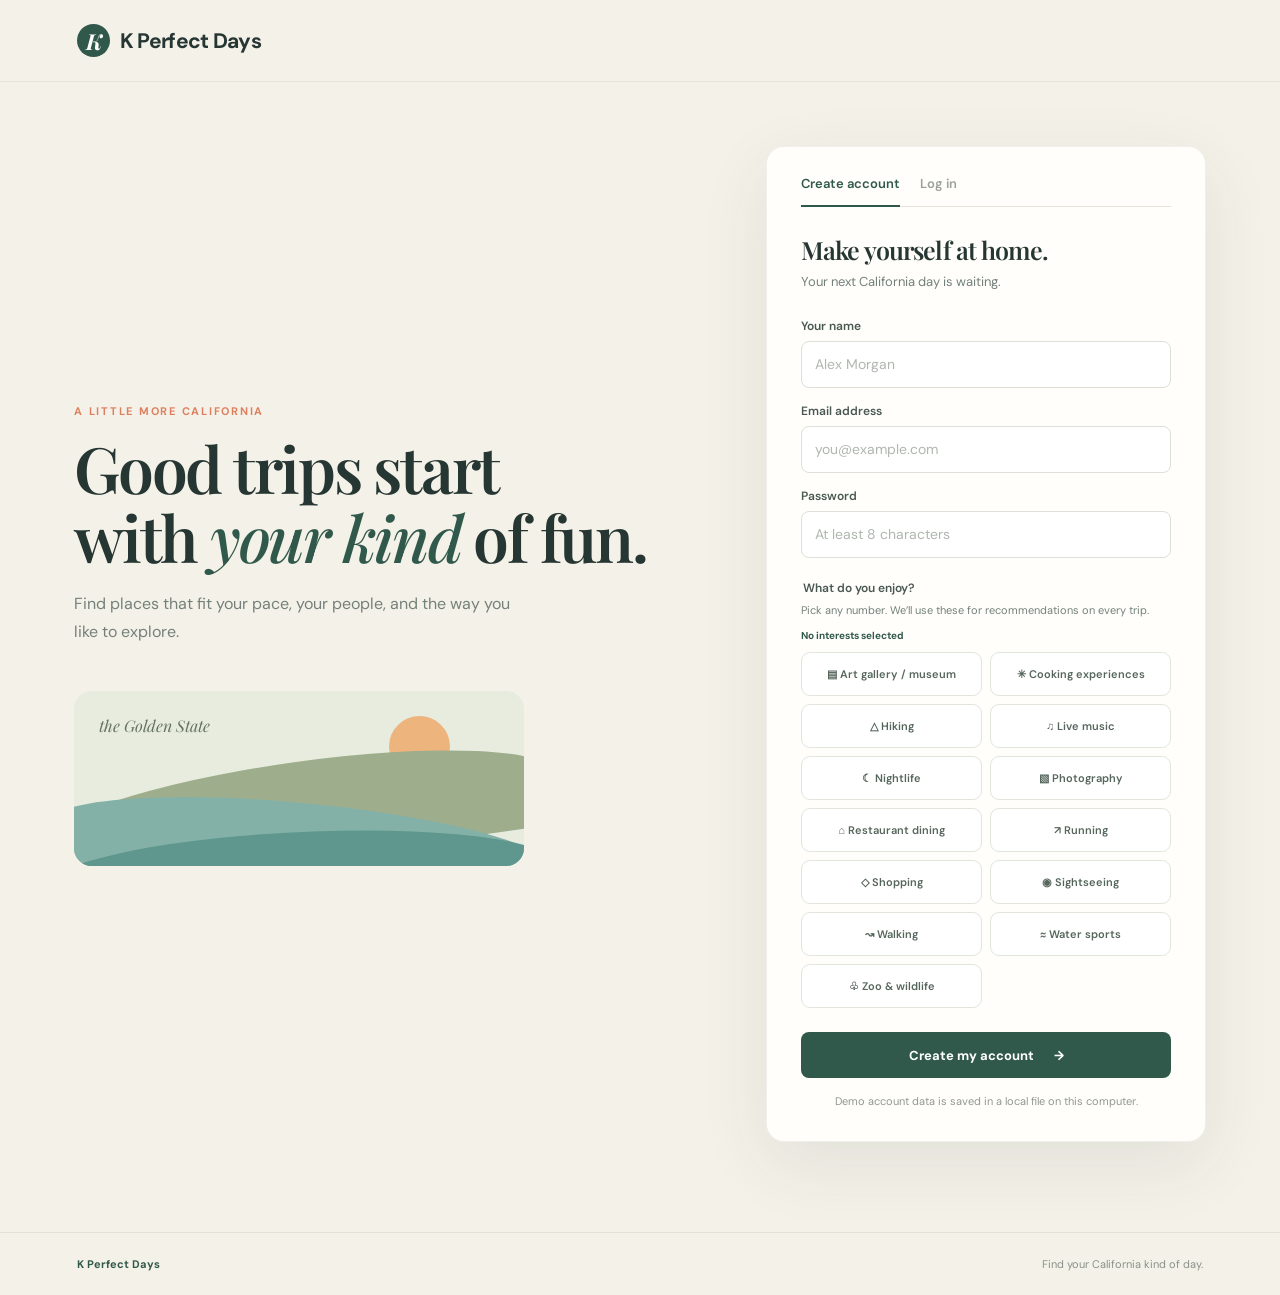
<file: SystemCode/scripts/index.html>
<!doctype html>
<html lang="en">
<head>
  <meta charset="utf-8">
  <meta name="viewport" content="width=device-width, initial-scale=1">
  <meta name="theme-color" content="#f4f1e8">
  <title>K Perfect Days — California, your way</title>
  <link rel="preconnect" href="https://fonts.googleapis.com">
  <link rel="preconnect" href="https://fonts.gstatic.com" crossorigin>
  <link href="https://fonts.googleapis.com/css2?family=DM+Sans:wght@400;500;600;700&family=Playfair+Display:wght@500;600;700&display=swap" rel="stylesheet">
  <link rel="stylesheet" href="styles.css?v=group-trip-prompt-v3">
  <script src="app.js?v=group-trip-weather-prompt-1" defer></script>
</head>
<body>
  <header class="site-header">
    <a class="brand" href="#" aria-label="K Perfect Days home"><span class="brand-mark">K</span><span>K Perfect Days</span></a>
    <nav id="main-nav" class="main-nav" aria-label="Main navigation" hidden>
      <button class="nav-link" data-page="plan">Plan a trip</button>
      <button class="nav-link" data-page="recommendations">Discover</button>
      <button class="nav-link" data-page="saved">Saved trips</button>
    </nav>
    <div id="user-actions" class="user-actions" hidden>
      <span id="user-greeting" class="user-greeting"></span>
      <button id="logout-button" class="text-button">Log out</button>
    </div>
  </header>

  <main>
    <section id="page-auth" class="page auth-page">
      <div class="auth-copy">
        <p class="eyebrow">A little more California</p>
        <h1>Good trips start<br>with <em>your kind</em> of fun.</h1>
        <p class="lede">Find places that fit your pace, your people, and the way you like to explore.</p>
        <div class="coast-illustration" aria-hidden="true">
          <div class="sun"></div><div class="coastline"></div><div class="wave wave-one"></div><div class="wave wave-two"></div>
          <span class="coast-label">the Golden State</span>
        </div>
      </div>
      <div class="auth-card card-surface">
        <div id="invite-banner" class="invite-banner" hidden></div>
        <div class="auth-tabs" role="tablist" aria-label="Account access">
          <button class="auth-tab active" id="signup-tab" role="tab" aria-selected="true" type="button">Create account</button>
          <button class="auth-tab" id="login-tab" role="tab" aria-selected="false" type="button">Log in</button>
        </div>
        <form id="signup-form" class="auth-form">
          <h2>Make yourself at home.</h2>
          <p class="muted">Your next California day is waiting.</p>
          <label for="signup-name">Your name</label>
          <input id="signup-name" name="name" autocomplete="name" placeholder="Alex Morgan" required>
          <label for="signup-email">Email address</label>
          <input id="signup-email" name="email" type="email" autocomplete="email" placeholder="you@example.com" required>
          <label for="signup-password">Password</label>
          <input id="signup-password" name="password" type="password" autocomplete="new-password" minlength="8" placeholder="At least 8 characters" required>
          <fieldset class="signup-interests">
            <legend>What do you enjoy?</legend>
            <p class="field-note">Pick any number. We’ll use these for recommendations on every trip.</p>
            <p id="interest-selection-status" class="interest-selection-status" aria-live="polite">No interests selected</p>
            <div id="signup-interest-options" class="interest-options" aria-live="polite">
              <label class="interest-option"><input type="checkbox" name="interest" value="restaurant_dining"><span>⌂ Restaurant dining</span></label>
              <label class="interest-option"><input type="checkbox" name="interest" value="cooking_experience"><span>✳ Cooking experiences</span></label>
              <label class="interest-option"><input type="checkbox" name="interest" value="live_music"><span>♫ Live music</span></label>
              <label class="interest-option"><input type="checkbox" name="interest" value="sightseeing"><span>◉ Sightseeing</span></label>
              <label class="interest-option"><input type="checkbox" name="interest" value="running"><span>↗ Running</span></label>
              <label class="interest-option"><input type="checkbox" name="interest" value="water_sports"><span>≈ Water sports</span></label>
              <label class="interest-option"><input type="checkbox" name="interest" value="walking"><span>↝ Walking</span></label>
              <label class="interest-option"><input type="checkbox" name="interest" value="nightlife"><span>☾ Nightlife</span></label>
              <label class="interest-option"><input type="checkbox" name="interest" value="hiking"><span>△ Hiking</span></label>
              <label class="interest-option"><input type="checkbox" name="interest" value="photography"><span>▧ Photography</span></label>
              <label class="interest-option"><input type="checkbox" name="interest" value="zoo"><span>♧ Zoo &amp; wildlife</span></label>
              <label class="interest-option"><input type="checkbox" name="interest" value="shopping"><span>◇ Shopping</span></label>
              <label class="interest-option"><input type="checkbox" name="interest" value="art gallary/museum"><span>▤ Art gallery / museum</span></label>
            </div>
          </fieldset>
          <button class="button button-primary button-full" type="submit">Create my account <span aria-hidden="true">→</span></button>
          <p class="fine-print">Demo account data is saved in a local file on this computer.</p>
        </form>
        <form id="login-form" class="auth-form" hidden>
          <h2>Welcome back.</h2>
          <p class="muted">Pick up right where you left off.</p>
          <label for="login-email">Email address</label>
          <input id="login-email" name="email" type="email" autocomplete="email" placeholder="you@example.com" required>
          <label for="login-password">Password</label>
          <input id="login-password" name="password" type="password" autocomplete="current-password" required>
          <button class="button button-primary button-full" type="submit">Log in <span aria-hidden="true">→</span></button>
        </form>
      </div>
    </section>

    <section id="page-plan" class="page content-page" hidden>
      <div class="page-heading">
        <p class="eyebrow">Your trip, your rhythm</p>
        <h1>Where are we headed?</h1>
        <p class="lede">A few details help us find places you’ll actually want to go.</p>
      </div>
      <form id="trip-form" class="planner-layout">
        <div class="planner-main card-surface">
          <div class="form-section">
            <span class="step-number">01</span>
            <div class="form-section-body">
              <h2>Choose your California stop</h2>
              <label class="visually-hidden" for="trip-city">City or destination</label>
              <select id="trip-city" name="city" required><option value="">Loading destinations…</option></select>
              <p class="field-note">Choose from destinations represented in the places list.</p>
            </div>
          </div>
          <div class="form-section">
            <span class="step-number">02</span>
            <div class="form-section-body">
              <h2>When are you going?</h2>
              <div class="date-grid">
                <div><label for="trip-start">Arrival</label><input id="trip-start" name="start" type="date" required></div>
                <div><label for="trip-end">Leaving</label><input id="trip-end" name="end" type="date" required></div>
              </div>
            </div>
          </div>
          <fieldset class="group-trip-section">
            <legend>Is this a group trip?</legend>
            <label class="group-trip-choice" for="is-group-trip">
              <input id="is-group-trip" name="isGroupTrip" type="checkbox" value="yes">
              <span>Yes, I’m planning with other people</span>
            </label>
            <p id="group-trip-help" class="field-note" hidden>We’ll create a shareable invite link after you enter your destination and dates.</p>
            <button id="generate-group-trip" class="button button-primary" type="button" hidden disabled>Generate invite link</button>
            <div id="group-trip-invite" class="group-trip-invite" hidden>
              <p id="group-trip-status" class="field-note" aria-live="polite"></p>
              <div id="share-link-row" class="share-link-row" hidden>
                <input id="share-link" type="url" readonly aria-label="Trip invite link">
                <button id="copy-share-link" class="button button-outline" type="button">Copy link</button>
              </div>
              <p id="share-member-count" class="fine-print" hidden></p>
              <button id="view-group-recommendations" class="button button-outline" type="button" hidden>View itinerary</button>
            </div>
          </fieldset>
          <div class="planner-submit">
            <p class="fine-print">Recommendations use the interests saved to your account.</p>
            <button id="trip-submit" class="button button-primary" type="submit">Find my places <span aria-hidden="true">→</span></button>
          </div>
        </div>
        <aside class="planner-aside">
          <div class="aside-note"><span class="aside-icon">✳</span><h3>Made for your kind of California</h3><p>From a slow morning in a museum to a golden-hour trail, we’ll find a few good places to start.</p></div>
          <div class="aside-footnote">Curated from your California places list.</div>
        </aside>
      </form>
    </section>

    <section id="page-recommendations" class="page content-page" hidden>
      <section class="planner-live card-surface" id="kpd-planner-panel" aria-labelledby="kpd-planner-heading">
        <p class="eyebrow">Your trip, thoughtfully planned</p>
        <h2 id="kpd-planner-heading">Your itinerary</h2>
        <p class="field-note">Your original trip brief stays fixed. Add or revise your requests below any time, then regenerate your itinerary.</p>
        <label for="kpd-trip-prompt">Original trip brief</label>
        <textarea id="kpd-trip-prompt" rows="5" placeholder="Your trip details and interests will appear here." readonly></textarea>
        <label for="kpd-trip-changes">Changes or extra requests</label>
        <textarea id="kpd-trip-changes" rows="3" placeholder="Add changes here, such as a slower pace, more museums, or a place you want to visit."></textarea>
        <div class="itinerary-actions">
          <button class="button button-primary" type="button" id="kpd-generate">Generate itinerary</button>
          <div id="group-itinerary-controls" class="group-itinerary-controls" hidden>
            <p id="group-itinerary-count" class="fine-print" aria-live="polite"></p>
            <button class="button button-outline" type="button" id="kpd-refresh-group">Refresh itinerary with new invitees</button>
          </div>
        </div>
        <p id="kpd-status" aria-live="polite"></p>
        <div id="kpd-result" class="kpd-results"></div>
      </section>
    </section>

    <section id="page-saved" class="page content-page" hidden>
      <div class="page-heading">
        <p class="eyebrow">Your little collection</p>
        <h1>Saved places &amp; trips</h1>
        <p class="lede">The places you liked are gathered here, ready when you are.</p>
      </div>
      <div id="saved-content"></div>
      <div class="page-bottom-action"><button class="button button-primary" data-page="plan">Plan another trip <span aria-hidden="true">→</span></button></div>
    </section>
  </main>

  <footer class="site-footer"><span>K Perfect Days</span><span>Find your California kind of day.</span></footer>
  <div id="toast" class="toast" role="status" aria-live="polite"></div>
</body>
</html>
</file>
<file: SystemCode/scripts/styles.css>
:root {
  --ink: #263633;
  --muted: #74817a;
  --paper: #f4f1e8;
  --white: #fffefa;
  --green: #31594b;
  --green-dark: #244539;
  --sage: #dce6dc;
  --coral: #de805f;
  --line: #e5e3d9;
  --shadow: 0 22px 70px rgba(44, 61, 51, .09);
}

* { box-sizing: border-box; }
body { margin: 0; background: var(--paper); color: var(--ink); font-family: "DM Sans", sans-serif; }
button, input, select { font: inherit; }
button { cursor: pointer; }
[hidden] { display: none !important; }

.site-header { height: 82px; padding: 0 clamp(22px, 6vw, 92px); display: flex; align-items: center; justify-content: space-between; border-bottom: 1px solid rgba(49, 89, 75, .09); }
.brand { display: inline-flex; align-items: center; gap: 10px; color: var(--ink); text-decoration: none; font-size: 21px; font-weight: 700; letter-spacing: -.7px; }
.brand-mark { display: grid; width: 33px; height: 33px; place-items: center; border-radius: 50%; background: var(--green); color: white; font-family: "Playfair Display", serif; font-size: 22px; font-style: italic; }
.brand-period { color: var(--coral); }
.main-nav, .user-actions { display: flex; align-items: center; gap: 29px; }
.nav-link, .text-button { border: 0; padding: 8px 0; color: var(--muted); background: transparent; font-size: 13px; font-weight: 600; }
.nav-link:hover, .nav-link.active, .text-button:hover { color: var(--green); }
.user-actions { gap: 18px; }
.user-greeting { color: var(--ink); font-size: 13px; }

main { min-height: calc(100vh - 145px); }
.page { max-width: 1240px; margin: 0 auto; padding: 64px clamp(22px, 6vw, 54px) 90px; }
h1, h2, h3, p { margin-top: 0; }
h1, h2, h3 { font-family: "Playfair Display", Georgia, serif; font-weight: 600; letter-spacing: -.035em; }
h1 { margin-bottom: 18px; font-size: clamp(42px, 5vw, 65px); line-height: 1.08; }
h1 em { color: var(--green); font-weight: 500; }
h2 { margin-bottom: 7px; font-size: 25px; }
h3 { font-size: 21px; }
.eyebrow { margin-bottom: 15px; color: var(--coral); font-size: 11px; font-weight: 700; letter-spacing: .16em; text-transform: uppercase; }
.lede { max-width: 520px; margin-bottom: 0; color: var(--muted); font-size: 16px; line-height: 1.75; }
.muted, .field-note { color: var(--muted); font-size: 13px; line-height: 1.6; }
.fine-print { color: #91988e; font-size: 11px; line-height: 1.6; }
.card-surface { border: 1px solid rgba(54, 76, 62, .08); border-radius: 18px; background: var(--white); box-shadow: var(--shadow); }

.auth-page { min-height: calc(100vh - 145px); display: grid; grid-template-columns: minmax(0, 1fr) minmax(330px, 440px); align-items: center; gap: clamp(45px, 8vw, 116px); }
.auth-copy { padding-bottom: 18px; }
.auth-copy .lede { max-width: 440px; }
.coast-illustration { position: relative; width: min(100%, 450px); height: 175px; margin-top: 45px; overflow: hidden; border-radius: 18px; background: #e7ecdf; }
.sun { position: absolute; top: 25px; right: 74px; width: 61px; height: 61px; border-radius: 50%; background: #edb47e; }
.coastline { position: absolute; inset: 71px -8% auto; height: 98px; transform: rotate(-8deg); border-radius: 50% 50% 0 0; background: #9eae8c; }
.wave { position: absolute; left: -6%; width: 113%; height: 88px; border-radius: 50% 55% 0 0; }
.wave-one { top: 112px; transform: rotate(5deg); background: #83b1a7; }
.wave-two { top: 141px; transform: rotate(-3deg); background: #5f978e; }
.coast-label { position: absolute; z-index: 1; top: 24px; left: 25px; color: #637262; font-family: "Playfair Display", serif; font-size: 16px; font-style: italic; }
.auth-card { padding: 28px 34px 30px; }
.invite-banner { margin-bottom: 20px; border-left: 3px solid var(--coral); border-radius: 7px; padding: 13px 15px; background: #f9eee7; color: #58675e; font-size: 12px; line-height: 1.65; }
.auth-tabs { display: flex; gap: 20px; margin-bottom: 26px; border-bottom: 1px solid var(--line); }
.auth-tab { position: relative; border: 0; padding: 0 0 14px; background: transparent; color: #9aa199; font-size: 13px; font-weight: 600; }
.auth-tab.active { color: var(--green); }
.auth-tab.active::after { position: absolute; right: 0; bottom: -1px; left: 0; height: 2px; background: var(--green); content: ""; }
.auth-form h2 { margin-bottom: 6px; }
.auth-form > .muted { margin-bottom: 25px; }
label { display: block; margin: 15px 0 7px; color: #495850; font-size: 12px; font-weight: 600; }
input, select { width: 100%; min-height: 47px; border: 1px solid #dce0d7; border-radius: 8px; outline: none; padding: 0 13px; background: #fff; color: var(--ink); font-size: 14px; }
input:focus, select:focus { border-color: #7da18d; box-shadow: 0 0 0 3px rgba(91, 136, 111, .12); }
input::placeholder { color: #b0b7af; }
.button { display: inline-flex; align-items: center; justify-content: center; gap: 20px; min-height: 46px; border: 1px solid transparent; border-radius: 8px; padding: 0 20px; font-size: 13px; font-weight: 700; transition: transform .16s ease, background .16s ease; }
.button:hover { transform: translateY(-1px); }
.button-primary { background: var(--green); color: white; }
.button-primary:hover { background: var(--green-dark); }
.button-outline { border-color: #cfd8cf; background: transparent; color: var(--green); }
.button-full { width: 100%; margin-top: 24px; }
.auth-form .fine-print { margin: 15px 0 0; text-align: center; }
.signup-interests { min-width: 0; margin: 22px 0 0; border: 0; padding: 0; }
.signup-interests legend { color: #495850; font-size: 12px; font-weight: 600; }
.signup-interests .field-note { margin: 6px 0 0; font-size: 11px; }
.interest-selection-status { min-height: 16px; margin: 10px 0 0; color: var(--green); font-size: 10px; font-weight: 700; }
.signup-interests .interest-options { display: grid; grid-template-columns: repeat(2, minmax(0, 1fr)); gap: 8px; margin-top: 7px; }
.signup-interests .interest-option { display: flex; width: 100%; min-height: 44px; align-items: center; justify-content: center; margin: 0; border: 1px solid #e1e6dd; border-radius: 9px; padding: 8px 12px; background: #fff; color: #56665c; text-align: center; cursor: pointer; transition: border-color .15s ease, background .15s ease, box-shadow .15s ease; }
.signup-interests .interest-option:hover { border-color: #9eb6a5; background: #f7faf6; }
.signup-interests .interest-option:focus-within { outline: 3px solid rgba(91, 136, 111, .18); outline-offset: 1px; }
.signup-interests .interest-option input { position: absolute; width: 1px; height: 1px; min-height: 1px; margin: 0; padding: 0; opacity: 0; }
.signup-interests .interest-option span { display: inline-flex; align-items: center; justify-content: center; min-height: 20px; border: 0; border-radius: 0; padding: 0; color: inherit; background: transparent; box-shadow: none; font-size: 11px; }
.signup-interests .interest-option.is-selected,
.signup-interests .interest-option:has(input:checked),
.signup-interests .interest-option:has(input:checked):hover { border-color: var(--green); background-color: #b9d8c2; color: var(--green-dark); box-shadow: inset 0 0 0 1px var(--green); }

@media (max-width: 390px) {
  .signup-interests .interest-options { grid-template-columns: 1fr; }
}

.content-page { padding-top: 67px; }
.page-heading { margin-bottom: 34px; }
.page-heading h1 { font-size: clamp(39px, 4.5vw, 57px); }
.planner-layout { display: grid; grid-template-columns: minmax(0, 1fr) 260px; align-items: start; gap: 25px; }
.planner-main { padding: 12px 36px 30px; }
.form-section { display: grid; grid-template-columns: 38px 1fr; gap: 15px; padding: 27px 0; border-bottom: 1px solid var(--line); }
.step-number { display: grid; width: 31px; height: 31px; place-items: center; border-radius: 50%; background: #edf2ea; color: var(--green); font-size: 10px; font-weight: 700; }
.form-section-body h2 { margin: 2px 0 15px; font-size: 23px; }
.form-section-body > select { max-width: 430px; }
.form-section-body .field-note { margin: 8px 0 0; }
.date-grid { display: grid; grid-template-columns: 1fr 1fr; gap: 15px; max-width: 480px; }
.date-grid label { margin-top: 0; }
.date-grid input { display: block; }
.interest-options { display: flex; flex-wrap: wrap; gap: 9px; margin-top: 17px; }
.interest-option input { position: absolute; width: 1px; height: 1px; opacity: 0; }
.interest-option span { display: inline-flex; align-items: center; min-height: 38px; border: 1px solid #dfe4db; border-radius: 30px; padding: 0 14px; color: #617067; background: white; font-size: 12px; transition: .15s ease; }
.interest-option input:checked + span { border-color: var(--green); background: var(--green); color: white; }
.interest-option input:focus-visible + span { outline: 3px solid rgba(91, 136, 111, .25); }
.signup-interests .interest-option input:checked + span { border: 0; background: transparent; color: inherit; box-shadow: none; }
.planner-submit { display: flex; align-items: center; justify-content: space-between; gap: 20px; padding: 25px 0 0 53px; }
.planner-submit .fine-print { margin: 0; }
.planner-aside { padding: 31px 24px 16px; }
.aside-note { padding: 23px; border-radius: 14px; background: #e7ebdf; }
.aside-icon { display: inline-grid; width: 30px; height: 30px; place-items: center; margin-bottom: 14px; border-radius: 50%; background: #d3dfd1; color: var(--green); }
.aside-note h3 { margin-bottom: 10px; font-size: 20px; line-height: 1.28; }
.aside-note p, .aside-footnote { margin: 0; color: #6b776e; font-size: 12px; line-height: 1.7; }
.aside-footnote { padding: 19px 6px; font-size: 11px; }
.group-trip-section { margin: 18px 0 0; border: 1px solid var(--line); border-radius: 12px; padding: 15px 17px; background: #fbfaf6; }
.group-trip-section legend { padding: 0 5px; color: var(--ink); font-size: 13px; font-weight: 700; }
.group-trip-choice { display: flex; align-items: center; gap: 9px; margin: 0; color: #495850; cursor: pointer; }
.group-trip-choice input { width: 17px; min-height: 17px; height: 17px; margin: 0; accent-color: var(--green); }
.group-trip-choice span { font-size: 12px; }
.group-trip-section > .field-note { margin: 8px 0 0; font-size: 11px; }
.group-trip-section > #generate-group-trip { margin-top: 12px; }
.group-trip-section > #generate-group-trip:disabled { opacity: .55; cursor: not-allowed; }
.group-trip-invite { margin-top: 12px; border-top: 1px solid var(--line); padding-top: 12px; }
.group-trip-invite > .field-note { margin-bottom: 0; }
.group-trip-invite .button { margin-top: 10px; }
.share-link-row { display: flex; gap: 7px; margin-top: 13px; }
.share-link-row input { min-width: 0; min-height: 42px; flex: 1; padding: 0 10px; font-size: 11px; }
.share-link-row .button { min-height: 42px; padding: 0 13px; }
.group-trip-invite .fine-print { margin: 9px 0 0; }

.recommendations-heading { display: flex; align-items: end; justify-content: space-between; gap: 24px; }
.recommendation-grid { display: grid; grid-template-columns: repeat(3, minmax(0, 1fr)); gap: 18px; }
.place-card { overflow: hidden; border: 1px solid rgba(54, 76, 62, .1); border-radius: 14px; background: var(--white); box-shadow: 0 10px 32px rgba(44, 61, 51, .06); }
.place-card-top { display: flex; align-items: center; justify-content: space-between; min-height: 76px; padding: 17px 19px 8px; background: linear-gradient(135deg, #e4ecdf, #f0e7d9); }
.place-index { color: #77877a; font-family: "Playfair Display", serif; font-size: 27px; }
.place-glyph { display: grid; width: 39px; height: 39px; place-items: center; border: 1px solid rgba(49, 89, 75, .18); border-radius: 50%; color: var(--green); font-size: 16px; }
.place-card-body { padding: 16px 19px 18px; }
.place-card h2 { min-height: 54px; margin-bottom: 7px; font-size: 21px; line-height: 1.25; }
.place-address { min-height: 38px; margin-bottom: 13px; color: var(--muted); font-size: 11px; line-height: 1.55; }
.place-tags { display: flex; flex-wrap: wrap; gap: 6px; min-height: 28px; margin-bottom: 15px; }
.place-tag { border-radius: 20px; padding: 5px 8px; background: #edf1e9; color: #587060; font-size: 9px; }
.place-actions { display: flex; align-items: center; justify-content: space-between; gap: 8px; border-top: 1px solid #eeeee7; padding-top: 12px; }
.place-actions .button { min-height: 34px; gap: 6px; padding: 0 10px; font-size: 11px; }
.card-button-group { display: flex; align-items: center; gap: 6px; }
.saved-indicator { padding: 7px 4px; color: var(--coral); font-size: 11px; font-weight: 700; }
.place-actions .save-button.saved { border-color: #cad8cd; background: #eaf1eb; color: var(--green); }
.map-link { color: var(--muted); font-size: 11px; font-weight: 600; text-decoration: none; }
.map-link:hover { color: var(--green); text-decoration: underline; }
.notice { margin: -13px 0 23px; border-left: 3px solid var(--coral); padding: 10px 14px; color: #66736b; background: #f9eee7; font-size: 12px; line-height: 1.6; }
.empty-state { max-width: 600px; margin: 12px auto; padding: 42px; text-align: center; }
.empty-symbol { display: inline-block; margin-bottom: 13px; color: var(--coral); font-size: 27px; }
.empty-state h2 { font-size: 28px; }
.empty-state p { max-width: 400px; margin: 0 auto 23px; color: var(--muted); font-size: 13px; line-height: 1.7; }
.visually-hidden { position: absolute; width: 1px; height: 1px; overflow: hidden; clip: rect(0, 0, 0, 0); white-space: nowrap; clip-path: inset(50%); }
.page-bottom-action { display: flex; justify-content: center; margin-top: 30px; }
.saved-trip { margin-bottom: 25px; border: 1px solid var(--line); border-radius: 14px; padding: 22px; background: var(--white); }
.saved-trip-header { display: flex; align-items: center; justify-content: space-between; gap: 15px; margin-bottom: 17px; }
.saved-trip-header h2 { margin-bottom: 4px; font-size: 22px; }
.saved-trip-header p { margin: 0; color: var(--muted); font-size: 12px; }
.shared-status { margin: -5px 0 15px; color: var(--green); font-size: 11px; }
.saved-place-list { display: flex; flex-wrap: wrap; gap: 9px; }
.saved-place-chip { display: inline-flex; align-items: center; gap: 8px; min-height: 37px; border: 1px solid #e5e8df; border-radius: 30px; padding: 5px 12px; color: #53635a; background: #fafaf6; font-size: 11px; text-decoration: none; }
.saved-place-chip:hover { border-color: #a9bda9; }
.saved-place-chip span { color: var(--coral); }
.no-saved { padding: 30px; border: 1px dashed #cfd8cf; border-radius: 12px; color: var(--muted); text-align: center; font-size: 13px; }
.toast { position: fixed; right: 22px; bottom: 22px; z-index: 10; max-width: min(400px, calc(100vw - 44px)); transform: translateY(12px); opacity: 0; border-radius: 9px; padding: 12px 17px; background: var(--ink); color: white; box-shadow: var(--shadow); font-size: 12px; pointer-events: none; transition: .2s ease; }
.toast.visible { transform: translateY(0); opacity: 1; }
.site-footer { display: flex; justify-content: space-between; padding: 24px clamp(22px, 6vw, 92px); border-top: 1px solid rgba(49, 89, 75, .1); color: #889289; font-size: 11px; }
.site-footer span:first-child { color: var(--green); font-weight: 700; }
.visually-hidden { position: absolute; width: 1px; height: 1px; overflow: hidden; clip: rect(0, 0, 0, 0); white-space: nowrap; }

@media (max-width: 850px) {
  .auth-page { grid-template-columns: 1fr minmax(300px, 390px); gap: 30px; }
  .auth-card { padding-right: 25px; padding-left: 25px; }
  .coast-illustration { height: 140px; margin-top: 28px; }
  .recommendation-grid { grid-template-columns: repeat(2, minmax(0, 1fr)); }
}
@media (max-width: 650px) {
  .site-header { height: 70px; padding: 0 18px; }
  .main-nav { gap: 14px; }
  .nav-link { font-size: 11px; }
  .user-greeting { display: none; }
  .page { padding: 43px 19px 65px; }
  .auth-page { min-height: auto; grid-template-columns: 1fr; gap: 27px; }
  .auth-copy h1 { font-size: 43px; }
  .coast-illustration { display: none; }
  .auth-card { padding: 23px; }
  .planner-layout { grid-template-columns: 1fr; }
  .planner-main { padding: 7px 20px 22px; }
  .planner-aside { padding: 0; }
  .aside-footnote { padding-left: 5px; }
  .form-section { grid-template-columns: 30px 1fr; gap: 10px; }
  .planner-submit { align-items: flex-start; flex-direction: column; padding-left: 40px; }
  .recommendations-heading { align-items: flex-start; flex-direction: column; }
  .recommendation-grid { grid-template-columns: 1fr; }
  .itinerary-actions, .group-itinerary-controls { align-items: stretch; flex-direction: column; }
  .itinerary-actions > .button, .group-itinerary-controls .button { width: 100%; }
  .kpd-stop { grid-template-columns: 68px minmax(0, 1fr); }
  .kpd-stop-location { grid-column: 2; }
  .place-card h2, .place-address { min-height: 0; }
  .date-grid { grid-template-columns: 1fr; }
  .site-footer { gap: 12px; flex-direction: column; padding: 20px; }
}

.planner-live{width:100%;margin:0 0 2.5rem;padding:clamp(1.25rem,3vw,2rem)}.planner-live textarea{display:block;width:100%;margin:1rem 0 1.25rem;padding:1rem;border:1px solid var(--line,#d9ded9);border-radius:12px;background:var(--surface,#fff);font:inherit;line-height:1.6;resize:vertical}.planner-live textarea:read-only{background:#f2f3ed;color:var(--muted);cursor:default}.planner-live textarea:focus{outline:2px solid var(--forest,#315c4a);outline-offset:2px}.planner-live #kpd-status{min-height:1.5em;margin:.9rem 0;color:var(--muted,#66736b)}.planner-live button:disabled{opacity:.7;cursor:wait}.itinerary-actions{display:flex;align-items:center;justify-content:space-between;gap:16px;flex-wrap:wrap}.group-itinerary-controls{display:flex;align-items:center;gap:12px;flex-wrap:wrap}.group-itinerary-controls .fine-print{margin:0}.group-itinerary-controls .button{min-height:42px}.kpd-day{border-top:1px solid var(--line);padding:1.25rem 0}.kpd-day h3{margin-bottom:1rem}.kpd-timetable{border-top:1px solid var(--line)}.kpd-stop{display:grid;grid-template-columns:minmax(72px,100px) minmax(0,1fr) minmax(150px,230px);gap:clamp(12px,2vw,24px);align-items:start;padding:1.1rem 0;border-bottom:1px solid var(--line)}.kpd-stop-time{padding-top:2px;color:var(--green);font-size:13px;font-variant-numeric:tabular-nums;font-weight:700}.kpd-stop-title-row{display:flex;align-items:flex-start;justify-content:space-between;gap:12px}.kpd-stop-details h4{margin:0 0 5px;color:var(--ink);font-size:15px;font-weight:700}.kpd-replace-button{min-height:30px;gap:6px;padding:0 10px;font-size:11px;white-space:nowrap}.kpd-vote-actions{display:flex;align-items:center;gap:10px;margin:8px 0}.kpd-vote-tally{color:var(--muted)}.kpd-stop-description{margin:0 0 9px;color:var(--muted);font-size:12px;line-height:1.55}.kpd-stop-categories{display:flex;flex-wrap:wrap;gap:6px}.kpd-stop-location p{margin:0 0 7px;color:var(--muted);font-size:11px;line-height:1.5}.kpd-stop-location .map-link{font-size:11px}.kpd-results pre{white-space:pre-wrap;overflow-wrap:anywhere;font:inherit;line-height:1.6}.kpd-results details{margin-top:1.5rem}
</file>
